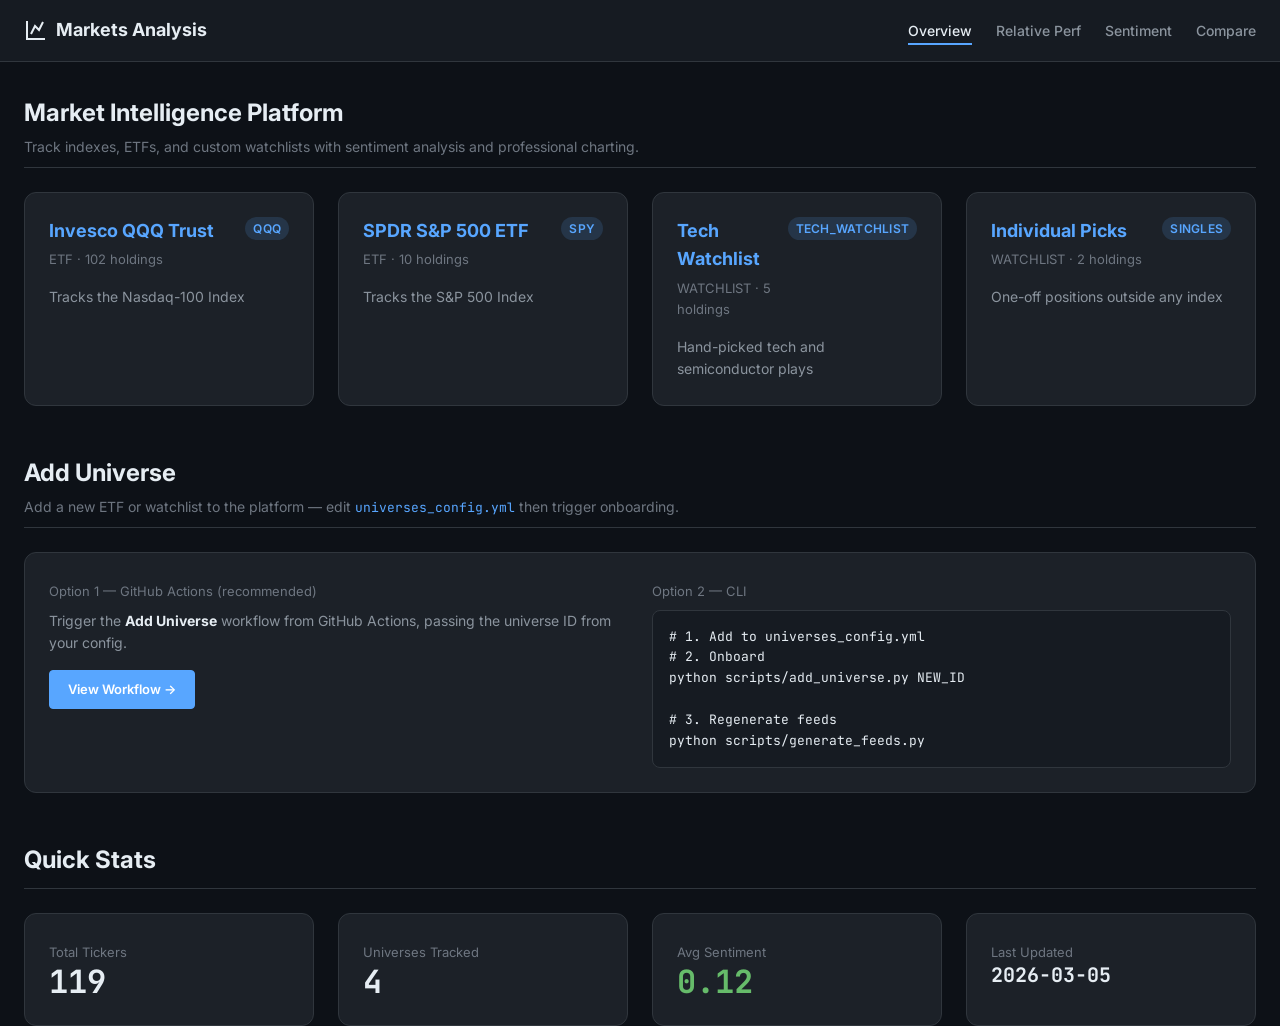
<file: site/index.html>
<!DOCTYPE html>
<html lang="en">
<head>
  <meta charset="UTF-8">
  <meta name="viewport" content="width=device-width, initial-scale=1.0">
  <title>Markets Analysis</title>
  <link rel="stylesheet" href="styles.css">
  <link rel="preconnect" href="https://fonts.googleapis.com">
  <link href="https://fonts.googleapis.com/css2?family=Inter:wght@400;500;600;700&family=JetBrains+Mono:wght@400;500&display=swap" rel="stylesheet">
</head>
<body>
  <div id="nav"></div>

  <main class="container">
    <div class="section-header" style="margin-top: var(--space-xl);">
      <h1 class="section-title">Market Intelligence Platform</h1>
      <p class="section-subtitle">Track indexes, ETFs, and custom watchlists with sentiment analysis and professional charting.</p>
    </div>

    <div id="universe-cards" class="grid grid-3">
      <div class="loading">Loading universes...</div>
    </div>

    <!-- Add Universe Panel -->
    <div class="section-header">
      <h2 class="section-title">Add Universe</h2>
      <p class="section-subtitle">Add a new ETF or watchlist to the platform — edit <code style="font-family:var(--font-mono);font-size:0.8125rem;color:var(--accent-blue)">universes_config.yml</code> then trigger onboarding.</p>
    </div>
    <div class="card" style="margin-bottom: var(--space-2xl);">
      <div style="display:flex; gap:var(--space-lg); flex-wrap:wrap; align-items:flex-start;">
        <div style="flex:1; min-width:260px;">
          <div class="card-subtitle" style="margin-bottom:var(--space-sm);">Option 1 — GitHub Actions (recommended)</div>
          <p style="font-size:0.875rem; color:var(--text-secondary); margin-bottom:var(--space-md);">
            Trigger the <strong style="color:var(--text-primary)">Add Universe</strong> workflow from GitHub Actions, passing the universe ID from your config.
          </p>
          <a href="../../.github/workflows/add_universe.yml" class="chart-btn active" style="display:inline-block;padding:8px 18px;font-size:0.8125rem;">
            View Workflow →
          </a>
        </div>
        <div style="flex:1; min-width:260px;">
          <div class="card-subtitle" style="margin-bottom:var(--space-sm);">Option 2 — CLI</div>
          <pre style="background:var(--bg-secondary);border:1px solid var(--border);border-radius:var(--radius-md);padding:var(--space-md);font-size:0.8125rem;font-family:var(--font-mono);color:var(--text-primary);overflow-x:auto;"># 1. Add to universes_config.yml
# 2. Onboard
python scripts/add_universe.py NEW_ID

# 3. Regenerate feeds
python scripts/generate_feeds.py</pre>
        </div>
      </div>
    </div>

    <div class="section-header">
      <h2 class="section-title">Quick Stats</h2>
    </div>

    <div id="stats-grid" class="grid grid-4">
      <div class="card">
        <div class="card-subtitle">Total Tickers</div>
        <div class="card-metric" id="stat-tickers">—</div>
      </div>
      <div class="card">
        <div class="card-subtitle">Universes Tracked</div>
        <div class="card-metric" id="stat-universes">—</div>
      </div>
      <div class="card">
        <div class="card-subtitle">Avg Sentiment</div>
        <div class="card-metric" id="stat-sentiment">—</div>
      </div>
      <div class="card">
        <div class="card-subtitle">Last Updated</div>
        <div class="card-metric" id="stat-updated" style="font-size:1.25rem">—</div>
      </div>
    </div>
  </main>

  <script src="app.js"></script>
  <script>
    // FIX: Use window.MIP directly — const destructuring like `const { UI } = window.MIP`
    // conflicts with `const UI` already declared in app.js global scope and throws
    // "Identifier 'UI' has already been declared", crashing all rendering.
    const MIP = window.MIP;

    MIP.UI.renderNav("home");
    MIP.UI.renderUniverseCards("universe-cards");

    (async () => {
      const universes = await MIP.DataStore.getUniverses();
      if (universes) {
        document.getElementById("stat-universes").textContent = universes.length;
        const totalTickers = universes.reduce((sum, u) => sum + (u.ticker_count || 0), 0);
        document.getElementById("stat-tickers").textContent = totalTickers;
      }

      const sentiment = await MIP.DataStore.getSentiment();
      if (sentiment && sentiment.latest && sentiment.latest.length > 0) {
        const avg = sentiment.latest.reduce((s, r) => s + r.Score, 0) / sentiment.latest.length;
        const el = document.getElementById("stat-sentiment");
        el.textContent = avg.toFixed(2);
        el.style.color = MIP.sentimentColor(avg);
      }

      const prices = await MIP.DataStore.getPrices();
      if (prices && prices.dates && prices.dates.length > 0) {
        document.getElementById("stat-updated").textContent = prices.dates[prices.dates.length - 1];
      }
    })();
  </script>
</body>
</html>
</file>
<file: site/styles.css>
/* ══════════════════════════════════════════════════════════════
   Market Intelligence Platform — Design System
   ══════════════════════════════════════════════════════════════ */

:root {
  --bg-primary:     #0d1117;
  --bg-secondary:   #161b22;
  --bg-card:        #1c2128;
  --bg-hover:       #252c35;
  --border:         #30363d;
  --border-light:   #21262d;
  --text-primary:   #e6edf3;
  --text-secondary: #8b949e;
  --text-muted:     #6e7681;
  --accent-blue:    #58a6ff;
  --accent-green:   #3fb950;
  --accent-red:     #f85149;
  --accent-orange:  #d29922;
  --accent-purple:  #bc8cff;
  --font-sans:  'Inter', -apple-system, BlinkMacSystemFont, 'Segoe UI', sans-serif;
  --font-mono:  'JetBrains Mono', 'Fira Code', 'Consolas', monospace;
  --space-xs: 0.25rem; --space-sm: 0.5rem; --space-md: 1rem;
  --space-lg: 1.5rem;  --space-xl: 2rem;   --space-2xl: 3rem;
  --radius-sm: 4px; --radius-md: 8px; --radius-lg: 12px;
  --transition: 150ms ease;
}

*, *::before, *::after { box-sizing: border-box; margin: 0; padding: 0; }

body {
  font-family: var(--font-sans);
  background: var(--bg-primary);
  color: var(--text-primary);
  line-height: 1.6;
  -webkit-font-smoothing: antialiased;
}

a { color: var(--accent-blue); text-decoration: none; transition: color var(--transition); }
a:hover { color: #79c0ff; }

.container { max-width: 1280px; margin: 0 auto; padding: 0 var(--space-lg); }
.grid { display: grid; gap: var(--space-lg); }
.grid-2 { grid-template-columns: repeat(auto-fit, minmax(320px, 1fr)); }
.grid-3 { grid-template-columns: repeat(auto-fit, minmax(280px, 1fr)); }
.grid-4 { grid-template-columns: repeat(auto-fit, minmax(240px, 1fr)); }

.nav {
  background: var(--bg-secondary);
  border-bottom: 1px solid var(--border);
  padding: var(--space-md) 0;
  position: sticky; top: 0; z-index: 100;
  backdrop-filter: blur(12px);
}
.nav-inner {
  display: flex; align-items: center; justify-content: space-between;
  max-width: 1280px; margin: 0 auto; padding: 0 var(--space-lg);
}
.nav-brand {
  font-size: 1.125rem; font-weight: 700; color: var(--text-primary);
  display: flex; align-items: center; gap: var(--space-sm);
}
.nav-brand svg { width: 24px; height: 24px; }
.nav-links { display: flex; gap: var(--space-lg); list-style: none; }
.nav-links a {
  color: var(--text-secondary); font-size: 0.875rem; font-weight: 500;
  padding: var(--space-xs) 0; border-bottom: 2px solid transparent;
  transition: all var(--transition);
}
.nav-links a:hover, .nav-links a.active {
  color: var(--text-primary); border-bottom-color: var(--accent-blue);
}

.card {
  background: var(--bg-card); border: 1px solid var(--border);
  border-radius: var(--radius-lg); padding: var(--space-lg);
  transition: all var(--transition);
}
.card:hover { border-color: var(--accent-blue); background: var(--bg-hover); transform: translateY(-1px); }
.card-header { display: flex; justify-content: space-between; align-items: flex-start; margin-bottom: var(--space-md); }
.card-title { font-size: 1.125rem; font-weight: 700; }
.card-subtitle { font-size: 0.8125rem; color: var(--text-muted); margin-top: var(--space-xs); }
.card-body { font-size: 0.875rem; color: var(--text-secondary); }
.card-metric { font-size: 2rem; font-weight: 700; font-family: var(--font-mono); line-height: 1.2; }

.badge {
  display: inline-flex; align-items: center; gap: 4px;
  padding: 2px 8px; border-radius: 999px;
  font-size: 0.75rem; font-weight: 600; text-transform: uppercase; letter-spacing: 0.02em;
}
.badge-green  { background: rgba(63,185,80,0.15); color: var(--accent-green); }
.badge-red    { background: rgba(248,81,73,0.15); color: var(--accent-red); }
.badge-blue   { background: rgba(88,166,255,0.15); color: var(--accent-blue); }
.badge-orange { background: rgba(210,153,34,0.15); color: var(--accent-orange); }
.badge-muted  { background: rgba(110,118,129,0.15); color: var(--text-muted); }

.table-wrap { overflow-x: auto; border: 1px solid var(--border); border-radius: var(--radius-md); }
table { width: 100%; border-collapse: collapse; font-size: 0.875rem; }
thead th {
  background: var(--bg-secondary); color: var(--text-secondary); font-weight: 600;
  text-align: left; padding: var(--space-sm) var(--space-md);
  border-bottom: 1px solid var(--border); white-space: nowrap;
  font-size: 0.75rem; text-transform: uppercase; letter-spacing: 0.04em;
}
tbody td { padding: var(--space-sm) var(--space-md); border-bottom: 1px solid var(--border-light); }
tbody tr:hover { background: var(--bg-hover); }
tbody tr:last-child td { border-bottom: none; }
.text-right { text-align: right; }
.text-center { text-align: center; }
.text-mono { font-family: var(--font-mono); font-size: 0.8125rem; }
.text-green { color: var(--accent-green); }
.text-red { color: var(--accent-red); }
.text-muted { color: var(--text-muted); }

.chart-container {
  background: var(--bg-card); border: 1px solid var(--border);
  border-radius: var(--radius-lg); padding: var(--space-lg); min-height: 400px;
}
.chart-header { display: flex; justify-content: space-between; align-items: center; margin-bottom: var(--space-md); }
.chart-title { font-size: 1rem; font-weight: 600; }
.chart-controls { display: flex; gap: var(--space-xs); }
.chart-btn {
  background: var(--bg-secondary); border: 1px solid var(--border);
  color: var(--text-secondary); padding: 4px 12px; border-radius: var(--radius-sm);
  font-size: 0.75rem; font-weight: 600; cursor: pointer; transition: all var(--transition);
}
.chart-btn:hover { border-color: var(--accent-blue); color: var(--text-primary); }
.chart-btn.active { background: var(--accent-blue); color: #fff; border-color: var(--accent-blue); }

.section-header { margin: var(--space-2xl) 0 var(--space-lg); padding-bottom: var(--space-sm); border-bottom: 1px solid var(--border); }
.section-title { font-size: 1.5rem; font-weight: 700; }
.section-subtitle { font-size: 0.875rem; color: var(--text-muted); margin-top: var(--space-xs); }

.loading {
  display: flex; align-items: center; justify-content: center;
  min-height: 200px; color: var(--text-muted); font-size: 0.875rem;
}
.loading::before {
  content: ''; width: 20px; height: 20px;
  border: 2px solid var(--border); border-top-color: var(--accent-blue);
  border-radius: 50%; margin-right: var(--space-sm);
  animation: spin 0.8s linear infinite;
}
@keyframes spin { to { transform: rotate(360deg); } }
.empty-state { text-align: center; padding: var(--space-2xl); color: var(--text-muted); }

@media (max-width: 768px) {
  .container { padding: 0 var(--space-md); }
  .nav-links { gap: var(--space-md); }
  .grid-2, .grid-3, .grid-4 { grid-template-columns: 1fr; }
  .card-metric { font-size: 1.5rem; }
}
</file>
